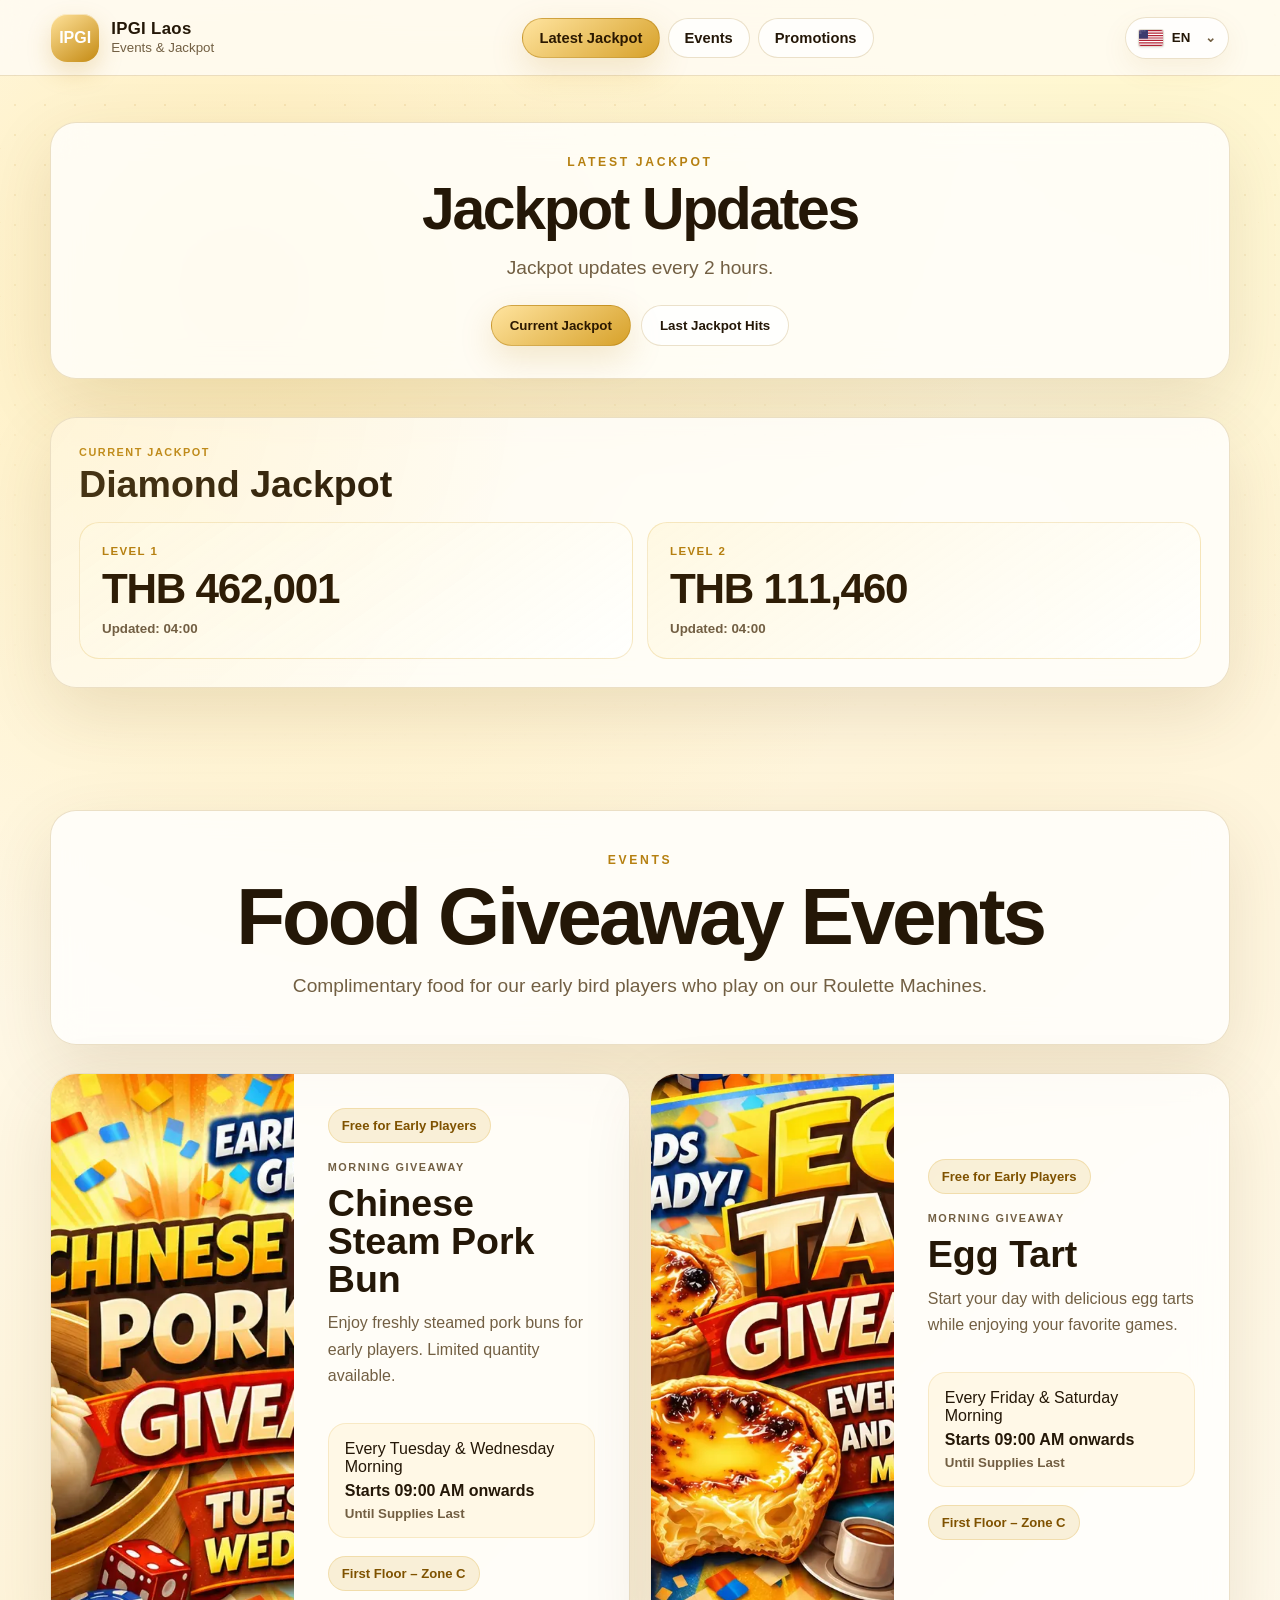
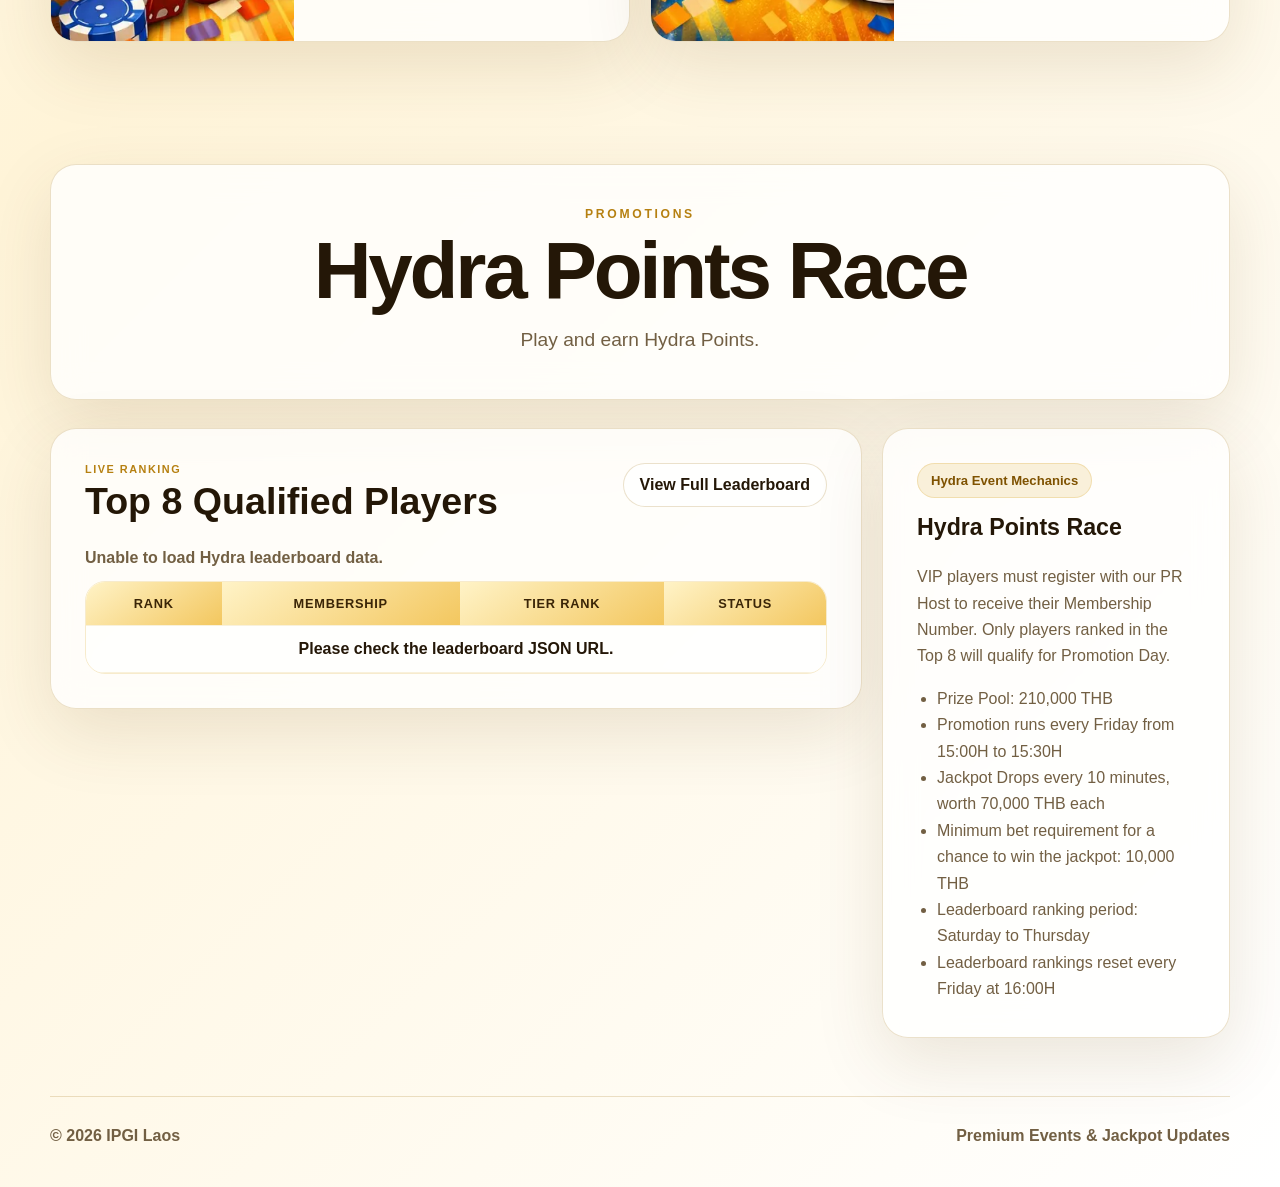
<file: index.html>
<!DOCTYPE html>
<html lang="en">
<head>
  <meta charset="UTF-8" />
  <meta name="viewport" content="width=device-width, initial-scale=1.0" />
  <title>IPGI Laos | Events & Jackpot</title>
  <meta name="description" content="IPGI Laos latest jackpot updates, events, and promotions." />
  <link rel="stylesheet" href="style.css" />
</head>
<body>
  <div class="page-shell">
    <header class="site-header">
      <a class="brand" href="#latest-jackpot">
        <span class="brand-mark">IPGI</span>
        <span class="brand-text">
          <strong>IPGI Laos</strong>
          <small data-i18n="brand.subtitle">Events & Jackpot</small>
        </span>
      </a>

      <nav class="main-nav" id="mainNav" aria-label="Main menu">
        <a class="nav-link active" href="#latest-jackpot" data-i18n="nav.latest">Latest Jackpot</a>
        <a class="nav-link" href="#events" data-i18n="nav.events">Events</a>
        <a class="nav-link" href="#promotions" data-i18n="nav.promotions">Promotions</a>
      </nav>

      <div class="language-switch" id="languageSwitch" aria-label="Language selector"></div>

      <button class="nav-toggle" id="navToggle" type="button" aria-label="Open menu">
        <span></span><span></span><span></span>
      </button>
    </header>

    <main class="one-page">
      <section class="hero-section jackpot-view snap-section" id="latest-jackpot">
        <div class="hero-copy reveal-card">
          <p class="eyebrow" data-i18n="jackpot.eyebrow">Latest Jackpot</p>
          <h1 data-i18n="jackpot.title">Jackpot Updates</h1>
          <p class="lead" data-i18n="jackpot.lead">Jackpot updates every 2 hours.</p>

          <div class="tab-row" role="tablist" aria-label="Jackpot mode">
            <button class="tab-btn active" type="button" data-jackpot-mode="current" data-i18n="jackpot.currentTab">Current Jackpot</button>
            <button class="tab-btn" type="button" data-jackpot-mode="last" data-i18n="jackpot.lastTab">Last Jackpot Hits</button>
          </div>
        </div>

        <div class="jackpot-grid" id="jackpotGrid">
          <div class="loading-card" data-i18n="jackpot.loading">Loading jackpot data...</div>
        </div>
      </section>

      <section class="hero-section events-view snap-section" id="events">
        <div class="section-head reveal-card">
          <p class="eyebrow" data-i18n="events.eyebrow">Events</p>
          <h1 data-i18n="events.title">Food Giveaway Events</h1>
          <p class="lead" data-i18n="events.lead">Complimentary food for our early bird players who play on our Roulette Machines.</p>
        </div>

        <div class="event-grid" id="eventGrid"></div>
      </section>

      <section class="hero-section promotion-view snap-section" id="promotions">
              <div class="section-head reveal-card">
                <p class="eyebrow" data-i18n="promotions.eyebrow">Promotions</p>
                <h1 data-i18n="promotions.title">Hydra Points Race</h1>
                <p class="lead" data-i18n="promotions.lead">Play and earn Hydra Points.</p>
              </div>
      
              <div class="promo-layout">
                <article class="leaderboard-preview reveal-card">
                  <div class="preview-top">
                    <div>
                      <p class="eyebrow compact" data-i18n="promotions.liveRanking">Live Ranking</p>
                      <h2 data-i18n="promotions.top8Title">Top 8 Qualified Players</h2>
                    </div>
                    <a class="view-full-btn" id="fullLeaderboardLink" href="https://ipgi-laos.github.io/stvegas/" target="_blank" rel="noopener" data-i18n="promotions.viewFull">View Full Leaderboard</a>
                  </div>
      
                  <div class="leaderboard-meta" id="leaderboardMeta" data-i18n="promotions.loading">Loading leaderboard data...</div>
      
                  <div class="mini-table-wrap">
                    <table class="mini-table">
                      <thead>
                        <tr>
                          <th data-i18n="promotions.rank">Rank</th>
                          <th data-i18n="promotions.membership">Membership</th>
                          <th data-i18n="promotions.tierRank">Tier Rank</th>
                          <th data-i18n="promotions.status">Status</th>
                        </tr>
                      </thead>
                      <tbody id="promotionLeaderboardBody"></tbody>
                    </table>
                  </div>
                </article>
      
                <aside class="promo-info reveal-card">
                  <span class="gold-chip" data-i18n="promotions.mechanicsBadge">Hydra Event Mechanics</span>
                  <h3 data-i18n="promotions.mechanicsTitle">Hydra Points Race</h3>
                  <p data-i18n="promotions.mechanicsIntro">VIP players must register with our PR Host to receive their Membership Number. Only players ranked in the Top 8 will qualify for Promotion Day.</p>
      <ul id="promotionRules"></ul>
                </aside>
              </div>
            </section>
    </main>

    <footer class="site-footer">
      <span data-i18n="footer.rights">© 2026 IPGI Laos</span>
      <span data-i18n="footer.tagline">Premium Events & Jackpot Updates</span>
    </footer>
  </div>

  <script src="script.js"></script>
</body>
</html>
</file>
<file: style.css>
:root {
  --bg: #fffaf0;
  --panel: rgba(255, 255, 255, .78);
  --panel-strong: #ffffff;
  --ink: #241707;
  --muted: #725f43;
  --gold: #d9a72e;
  --gold-strong: #b68011;
  --gold-soft: rgba(217, 167, 46, .16);
  --cream: #fff6df;
  --line: rgba(166, 118, 23, .22);
  --shadow: 0 24px 70px rgba(87, 56, 0, .12);
  --radius: 26px;
  --nav-h: 76px;
}

* {
  box-sizing: border-box;
}

html {
  scroll-behavior: smooth;
}

body {
  margin: 0;
  min-height: 100vh;
  font-family: Arial, "Segoe UI", Tahoma, sans-serif;
  color: var(--ink);
  background:
    radial-gradient(circle at 18% 10%, rgba(255, 222, 121, .46), transparent 28%),
    radial-gradient(circle at 88% 0%, rgba(255, 247, 204, .92), transparent 24%),
    linear-gradient(135deg, #fffdf7 0%, #fff4d8 44%, #ffffff 100%);
  overflow-x: hidden;
}

body::before {
  content: "";
  position: fixed;
  inset: 0;
  pointer-events: none;
  background-image:
    linear-gradient(120deg, rgba(217, 167, 46, .07) 0 1px, transparent 1px),
    radial-gradient(rgba(190, 136, 25, .14) 1px, transparent 1px);
  background-size: 74px 74px, 30px 30px;
  mask-image: linear-gradient(to bottom, black, transparent 86%);
}

.page-shell {
  min-height: 100vh;
  position: relative;
}

.site-header {
  position: sticky;
  top: 0;
  z-index: 50;
  height: var(--nav-h);
  display: flex;
  align-items: center;
  justify-content: space-between;
  gap: 18px;
  padding: 12px clamp(16px, 4vw, 64px);
  background: rgba(255, 252, 244, .82);
  border-bottom: 1px solid var(--line);
  backdrop-filter: blur(16px);
  -webkit-backdrop-filter: blur(16px);
}

.brand {
  display: inline-flex;
  align-items: center;
  gap: 12px;
  text-decoration: none;
  color: var(--ink);
  min-width: 220px;
}

.brand-mark {
  display: grid;
  place-items: center;
  width: 48px;
  height: 48px;
  border-radius: 16px;
  background: linear-gradient(145deg, #ffe29a, #c48a13);
  color: #fff;
  font-weight: 900;
  box-shadow: inset 0 1px 0 rgba(255,255,255,.5), 0 10px 24px rgba(185, 127, 11, .22);
}

.brand-text {
  display: flex;
  flex-direction: column;
  line-height: 1.05;
}

.brand-text strong {
  font-size: 1.05rem;
  letter-spacing: .02em;
}

.brand-text small {
  color: var(--muted);
  margin-top: 4px;
}

.main-nav {
  display: flex;
  align-items: center;
  justify-content: flex-end;
  gap: 8px;
}

.nav-link,
.tab-btn,
.view-full-btn,
.nav-toggle {
  border: 1px solid var(--line);
  background: rgba(255,255,255,.76);
  color: var(--ink);
  cursor: pointer;
  border-radius: 999px;
  transition: transform .22s ease, box-shadow .22s ease, border-color .22s ease, background .22s ease;
}

.nav-link {
  padding: 11px 16px;
  font-weight: 800;
  font-size: .92rem;
}

.nav-link:hover,
.tab-btn:hover,
.view-full-btn:hover {
  transform: translateY(-1px);
  border-color: rgba(217, 167, 46, .55);
  box-shadow: 0 12px 30px rgba(160, 107, 0, .12);
}

.nav-link.active,
.tab-btn.active {
  background: linear-gradient(145deg, #ffe49f, #d7a12a);
  color: #2b1800;
  border-color: rgba(171, 118, 9, .45);
  box-shadow: 0 12px 34px rgba(183, 122, 6, .18);
}

.nav-toggle {
  display: none;
  width: 44px;
  height: 44px;
  padding: 10px;
}

.nav-toggle span {
  display: block;
  height: 2px;
  background: var(--ink);
  margin: 5px 0;
  border-radius: 10px;
}

.app-view {
  min-height: calc(100vh - var(--nav-h));
  transition: opacity .28s ease, transform .28s ease, filter .28s ease;
}

.app-view.view-fading {
  opacity: 0;
  transform: translateY(10px);
  filter: blur(4px);
}

.app-view.view-entering {
  animation: enterView .55s ease both;
}

.hero-section {
  width: min(1180px, calc(100% - 32px));
  margin: 0 auto;
  padding: clamp(34px, 6vw, 76px) 0 58px;
}

.hero-copy,
.section-head {
  max-width: 820px;
  margin: 0 auto 28px;
  text-align: center;
}

.reveal-card {
  background: var(--panel);
  border: 1px solid var(--line);
  box-shadow: var(--shadow);
  border-radius: var(--radius);
  backdrop-filter: blur(16px);
  -webkit-backdrop-filter: blur(16px);
}

.hero-copy,
.section-head {
  padding: clamp(24px, 4vw, 42px);
}

.eyebrow {
  margin: 0 0 12px;
  color: var(--gold-strong);
  text-transform: uppercase;
  letter-spacing: .22em;
  font-weight: 900;
  font-size: .76rem;
}

.eyebrow.compact {
  letter-spacing: .14em;
  font-size: .68rem;
  margin-bottom: 8px;
}

h1, h2, h3, p {
  margin-top: 0;
}

h1 {
  font-size: clamp(2.2rem, 7vw, 5rem);
  line-height: .94;
  letter-spacing: -.04em;
  margin-bottom: 16px;
}

h2 {
  font-size: clamp(1.45rem, 3vw, 2.35rem);
  line-height: 1;
  margin-bottom: 12px;
}

h3 {
  font-size: 1.45rem;
}

.lead {
  color: var(--muted);
  font-size: clamp(1rem, 2vw, 1.2rem);
  line-height: 1.7;
  margin-bottom: 0;
}

.tab-row {
  display: flex;
  gap: 10px;
  justify-content: center;
  flex-wrap: wrap;
  margin-top: 26px;
}

.tab-btn {
  padding: 12px 18px;
  font-weight: 900;
}

.jackpot-grid,
.event-grid,
.promo-layout {
  display: grid;
  gap: 20px;
}

.jackpot-grid {
  grid-template-columns: repeat(auto-fit, minmax(280px, 1fr));
}

.jackpot-card {
  position: relative;
  overflow: hidden;
  padding: clamp(22px, 4vw, 34px);
}

.card-glow {
  position: absolute;
  inset: -40%;
  background: radial-gradient(circle at 18% 10%, rgba(255, 210, 91, .22), transparent 32%);
  pointer-events: none;
}

.level-grid {
  display: grid;
  gap: 14px;
  margin-top: 18px;
}

.level-card {
  position: relative;
  padding: 20px;
  border-radius: 20px;
  background: linear-gradient(145deg, rgba(255, 248, 225, .9), rgba(255, 255, 255, .72));
  border: 1px solid rgba(217, 167, 46, .24);
}

.level-label {
  display: block;
  color: var(--gold-strong);
  font-weight: 900;
  text-transform: uppercase;
  letter-spacing: .12em;
  font-size: .72rem;
  margin-bottom: 8px;
}

.jackpot-amount {
  display: block;
  font-size: clamp(1.6rem, 5vw, 2.8rem);
  color: #2e1d06;
  letter-spacing: -.03em;
}

.level-card small {
  display: block;
  color: var(--muted);
  margin-top: 8px;
  font-weight: 700;
}

.event-grid {
  grid-template-columns: repeat(2, minmax(0, 1fr));
}

.event-card {
  overflow: hidden;
  display: grid;
  grid-template-columns: 42% 58%;
  min-height: 360px;
}

.event-image {
  position: relative;
  overflow: hidden;
  background: #f8ead0;
}

.event-image img {
  width: 100%;
  height: 100%;
  object-fit: cover;
  transition: transform .6s ease;
}

.event-card:hover .event-image img {
  transform: scale(1.05);
}

.event-content {
  padding: clamp(22px, 4vw, 34px);
  display: flex;
  flex-direction: column;
  justify-content: center;
}

.event-content p {
  color: var(--muted);
  line-height: 1.65;
}

.gold-chip,
.location-pill {
  display: inline-flex;
  width: fit-content;
  align-items: center;
  padding: 9px 13px;
  border-radius: 999px;
  font-weight: 900;
  font-size: .82rem;
  background: var(--gold-soft);
  color: #7f5200;
  border: 1px solid rgba(217, 167, 46, .25);
  margin-bottom: 16px;
}

.event-details {
  display: grid;
  gap: 6px;
  margin: 18px 0;
  padding: 16px;
  border-radius: 18px;
  background: rgba(255, 246, 223, .72);
  border: 1px solid rgba(217, 167, 46, .18);
}

.event-details strong {
  color: var(--ink);
}

.event-details small {
  color: var(--muted);
  font-weight: 800;
}

.promo-layout {
  grid-template-columns: minmax(0, 1.4fr) minmax(280px, .6fr);
  align-items: start;
}

.leaderboard-preview,
.promo-info {
  padding: clamp(22px, 4vw, 34px);
}

.preview-top {
  display: flex;
  align-items: start;
  justify-content: space-between;
  gap: 18px;
  margin-bottom: 16px;
}

.view-full-btn {
  text-decoration: none;
  padding: 12px 16px;
  font-weight: 900;
  white-space: nowrap;
}

.leaderboard-meta {
  color: var(--muted);
  font-weight: 800;
  margin-bottom: 14px;
}

.mini-table-wrap {
  overflow-x: auto;
  border-radius: 20px;
  border: 1px solid rgba(217, 167, 46, .22);
}

.mini-table {
  width: 100%;
  border-collapse: collapse;
  min-width: 520px;
  background: rgba(255,255,255,.58);
}

.mini-table th,
.mini-table td {
  padding: 14px 16px;
  text-align: center;
  border-bottom: 1px solid rgba(217, 167, 46, .16);
}

.mini-table th {
  color: #3a2507;
  background: linear-gradient(145deg, #fff3c7, #f3c75f);
  font-weight: 900;
  text-transform: uppercase;
  letter-spacing: .06em;
  font-size: .8rem;
}

.mini-table td {
  font-weight: 900;
  font-size: 1rem;
}

.rank-pill {
  display: inline-grid;
  place-items: center;
  min-width: 34px;
  height: 34px;
  border-radius: 50%;
  color: #fff;
  background: linear-gradient(145deg, #d8a02a, #8d5800);
  box-shadow: inset 0 1px 0 rgba(255,255,255,.36);
}

.promo-info p,
.promo-info li {
  color: var(--muted);
  line-height: 1.65;
}

.promo-info ul {
  padding-left: 20px;
  margin-bottom: 0;
}

.loading-card,
.error-card {
  padding: 30px;
  border-radius: var(--radius);
  background: rgba(255,255,255,.8);
  border: 1px solid var(--line);
  color: var(--muted);
  font-weight: 800;
  text-align: center;
}

.site-footer {
  display: flex;
  justify-content: space-between;
  gap: 14px;
  width: min(1180px, calc(100% - 32px));
  margin: 0 auto;
  padding: 30px 0 42px;
  color: var(--muted);
  font-weight: 800;
  border-top: 1px solid var(--line);
}

@keyframes enterView {
  from {
    opacity: 0;
    transform: translateY(14px);
    filter: blur(6px);
  }
  to {
    opacity: 1;
    transform: translateY(0);
    filter: blur(0);
  }
}

@media (max-width: 860px) {
  :root {
    --nav-h: auto;
  }

  .site-header {
    position: sticky;
    min-height: 72px;
    align-items: center;
    flex-wrap: wrap;
  }

  .brand {
    min-width: 0;
  }

  .brand-text small {
    display: none;
  }

  .nav-toggle {
    display: inline-block;
  }

  .main-nav {
    display: none;
    flex-basis: 100%;
    flex-direction: column;
    align-items: stretch;
    padding: 10px 0 4px;
  }

  .main-nav.open {
    display: flex;
  }

  .nav-link {
    width: 100%;
    text-align: center;
  }

  .hero-section {
    width: min(100% - 22px, 1180px);
    padding-top: 24px;
  }

  .event-grid,
  .promo-layout {
    grid-template-columns: 1fr;
  }

  .event-card {
    grid-template-columns: 1fr;
  }

  .event-image {
    min-height: 250px;
  }

  .preview-top {
    flex-direction: column;
  }

  .view-full-btn {
    width: 100%;
    text-align: center;
  }

  .site-footer {
    width: min(100% - 22px, 1180px);
    flex-direction: column;
    text-align: center;
  }
}

@media (min-width: 1200px) {
  .hero-section {
    padding-top: clamp(48px, 5vw, 82px);
  }
}

.one-page {
  min-height: calc(100vh - var(--nav-h));
}

.nav-link {
  text-decoration: none;
  display: inline-flex;
  align-items: center;
  justify-content: center;
}

.snap-section {
  scroll-margin-top: calc(var(--nav-h) + 14px);
  min-height: calc(100vh - var(--nav-h));
  display: flex;
  flex-direction: column;
  justify-content: center;
}

.reveal-card {
  opacity: 0;
  transform: translateY(18px);
  transition: opacity .55s ease, transform .55s ease, box-shadow .22s ease, border-color .22s ease, background .22s ease;
}

.reveal-card.is-visible {
  opacity: 1;
  transform: translateY(0);
}

@media (max-width: 860px) {
  .snap-section {
    min-height: auto;
    scroll-margin-top: 92px;
    justify-content: flex-start;
  }
}

/* v3 jackpot viewport fit patch */
.jackpot-view {
  min-height: auto;
  justify-content: flex-start;
  padding-top: clamp(26px, 3.8vw, 46px);
}

.jackpot-view .hero-copy {
  max-width: 760px;
  margin-bottom: 20px;
  padding: clamp(20px, 3vw, 32px);
}

.jackpot-view h1 {
  font-size: clamp(2rem, 4.6vw, 4.1rem);
}

.jackpot-view .lead {
  max-width: 680px;
  margin-left: auto;
  margin-right: auto;
}

.jackpot-view .tab-row {
  margin-top: 20px;
}

.jackpot-grid {
  width: min(900px, 100%);
  margin: 0 auto;
}

.jackpot-card {
  padding: clamp(18px, 2.8vw, 28px);
}

.jackpot-card h2 {
  margin-bottom: 8px;
}

.level-grid {
  grid-template-columns: repeat(2, minmax(0, 1fr));
}

.level-card {
  padding: clamp(16px, 2vw, 22px);
}

.jackpot-amount {
  font-size: clamp(1.55rem, 3.3vw, 2.65rem);
}

@media (max-width: 760px) {
  .level-grid {
    grid-template-columns: 1fr;
  }

  .jackpot-view h1 {
    font-size: clamp(2rem, 12vw, 3.3rem);
  }
}

/* v4 dynamic card visibility fix */
.jackpot-grid .reveal-card,
.event-grid .reveal-card,
.promo-layout .reveal-card {
  opacity: 1;
  transform: translateY(0);
}

.jackpot-grid {
  margin-top: 18px;
}

/* v5 mobile promo leaderboard fix */
@media (max-width: 760px) {
  .promotion-view .section-head {
    padding: 22px 18px;
  }

  .promotion-view h1 {
    font-size: clamp(2rem, 10vw, 3.2rem);
  }

  .promo-layout {
    gap: 16px;
  }

  .leaderboard-preview,
  .promo-info {
    padding: 18px 14px;
    border-radius: 22px;
    overflow: hidden;
  }

  .leaderboard-meta {
    font-size: .92rem;
    line-height: 1.35;
  }

  .mini-table-wrap {
    width: 100%;
    overflow-x: auto;
    -webkit-overflow-scrolling: touch;
    border-radius: 18px;
  }

  .mini-table {
    min-width: 0;
    width: 100%;
    table-layout: fixed;
  }

  .mini-table th,
  .mini-table td {
    padding: 11px 6px;
    font-size: .86rem;
    white-space: nowrap;
  }

  .mini-table th {
    font-size: .68rem;
    letter-spacing: .03em;
  }

  .mini-table th:nth-child(1),
  .mini-table td:nth-child(1) {
    width: 23%;
  }

  .mini-table th:nth-child(2),
  .mini-table td:nth-child(2) {
    width: 37%;
  }

  .mini-table th:nth-child(3),
  .mini-table td:nth-child(3) {
    width: 40%;
  }

  .rank-pill {
    min-width: 30px;
    height: 30px;
    font-size: .86rem;
  }

  .promo-info p,
  .promo-info li {
    overflow-wrap: anywhere;
    word-break: normal;
  }
}

@media (max-width: 390px) {
  .mini-table th,
  .mini-table td {
    padding: 10px 4px;
    font-size: .8rem;
  }

  .mini-table th {
    font-size: .62rem;
  }

  .rank-pill {
    min-width: 28px;
    height: 28px;
  }
}

/* v8 section header alignment patch */
.hero-copy,
.section-head {
  width: 100%;
  max-width: none;
}

.jackpot-view .hero-copy {
  width: min(900px, 100%);
  max-width: none;
}

.events-view .section-head,
.promotion-view .section-head {
  width: 100%;
  max-width: none;
}

.events-view .event-grid,
.promotion-view .promo-layout,
.jackpot-view .jackpot-grid {
  width: 100%;
}

@media (min-width: 861px) {
  .events-view .section-head,
  .promotion-view .section-head {
    padding-left: clamp(28px, 4vw, 52px);
    padding-right: clamp(28px, 4vw, 52px);
  }
}

@media (max-width: 860px) {
  .hero-copy,
  .section-head,
  .jackpot-view .hero-copy {
    width: 100%;
  }
}

/* v9 jackpot header alignment final patch */
.jackpot-view .hero-copy {
  width: 100%;
  max-width: none;
}

@media (min-width: 861px) {
  .jackpot-view .hero-copy {
    padding-left: clamp(28px, 4vw, 52px);
    padding-right: clamp(28px, 4vw, 52px);
  }
}

/* v10 translation selector */
.language-switch {
  display: inline-flex;
  align-items: center;
  gap: 6px;
  padding: 5px;
  border-radius: 999px;
  background: rgba(255,255,255,.66);
  border: 1px solid var(--line);
  box-shadow: 0 10px 28px rgba(160, 107, 0, .08);
}

.lang-btn {
  border: 1px solid transparent;
  background: transparent;
  color: var(--muted);
  cursor: pointer;
  min-width: 38px;
  height: 34px;
  padding: 0 9px;
  border-radius: 999px;
  font-weight: 900;
  font-size: .78rem;
  transition: transform .2s ease, background .2s ease, color .2s ease, border-color .2s ease;
}

.lang-btn:hover {
  transform: translateY(-1px);
  color: var(--ink);
  border-color: rgba(217, 167, 46, .3);
}

.lang-btn.active {
  background: linear-gradient(145deg, #ffe49f, #d7a12a);
  color: #2b1800;
  border-color: rgba(171, 118, 9, .38);
}

html[lang="th"] body,
html[lang="lo"] body,
html[lang="zh"] body,
html[lang="ko"] body,
html[lang="ja"] body {
  font-family: Arial, "Noto Sans Thai", "Noto Sans Lao", "Noto Sans CJK SC", "Noto Sans KR", "Noto Sans JP", "Microsoft YaHei", "Malgun Gothic", "Yu Gothic", "Tahoma", sans-serif;
}

html[lang="th"] .eyebrow,
html[lang="lo"] .eyebrow,
html[lang="zh"] .eyebrow,
html[lang="ko"] .eyebrow,
html[lang="ja"] .eyebrow,
html[lang="th"] .mini-table th,
html[lang="lo"] .mini-table th,
html[lang="zh"] .mini-table th,
html[lang="ko"] .mini-table th,
html[lang="ja"] .mini-table th {
  letter-spacing: .05em;
}

@media (max-width: 860px) {
  .language-switch {
    order: 2;
    margin-left: auto;
    max-width: calc(100vw - 160px);
    overflow-x: auto;
    scrollbar-width: none;
  }

  .language-switch::-webkit-scrollbar {
    display: none;
  }

  .lang-btn {
    min-width: 34px;
    height: 32px;
    padding: 0 8px;
    font-size: .72rem;
  }

  .nav-toggle {
    order: 3;
  }

  .main-nav {
    order: 4;
  }
}

@media (max-width: 480px) {
  .language-switch {
    max-width: calc(100vw - 132px);
    gap: 3px;
    padding: 4px;
  }

  .lang-btn {
    min-width: 30px;
    height: 30px;
    padding: 0 6px;
    font-size: .68rem;
  }
}


/* v11 language dropdown with flags */
.language-switch {
  display: inline-flex;
  align-items: center;
  gap: 8px;
  padding: 6px 10px;
  border-radius: 999px;
  background: rgba(255,255,255,.74);
  border: 1px solid var(--line);
  box-shadow: 0 10px 28px rgba(160, 107, 0, .08);
}

.lang-label {
  font-size: 1rem;
  line-height: 1;
  color: var(--muted);
}

.lang-select {
  border: none;
  background: transparent;
  color: var(--ink);
  font-weight: 800;
  font-size: .88rem;
  outline: none;
  cursor: pointer;
  padding-right: 8px;
  min-width: 96px;
}

.lang-select option {
  color: #1f160a;
}

@media (max-width: 860px) {
  .language-switch {
    order: 2;
    margin-left: auto;
    max-width: calc(100vw - 156px);
    padding: 5px 8px;
  }

  .lang-select {
    min-width: 82px;
    font-size: .8rem;
  }

  .nav-toggle {
    order: 3;
  }

  .main-nav {
    order: 4;
  }
}

@media (max-width: 480px) {
  .language-switch {
    max-width: calc(100vw - 126px);
    gap: 6px;
    padding: 5px 8px;
  }

  .lang-label {
    font-size: .9rem;
  }

  .lang-select {
    min-width: 74px;
    font-size: .76rem;
  }
}

/* v12 promotion coming soon + custom language dropdown flags */
.coming-soon-card {
  width: min(760px, 100%);
  margin: 0 auto;
  padding: clamp(28px, 5vw, 52px);
  text-align: center;
}

.coming-icon {
  width: 72px;
  height: 72px;
  display: grid;
  place-items: center;
  margin: 0 auto 18px;
  border-radius: 50%;
  color: #fff;
  font-size: 2rem;
  background: linear-gradient(145deg, #ffe49f, #d7a12a);
  box-shadow: inset 0 1px 0 rgba(255,255,255,.45), 0 18px 40px rgba(183,122,6,.22);
}

.coming-soon-card p {
  color: var(--muted);
  line-height: 1.7;
}

.language-switch {
  position: relative;
  display: inline-flex;
  align-items: center;
  padding: 0;
  border: none;
  background: transparent;
  box-shadow: none;
  overflow: visible;
}

.lang-select-btn {
  display: inline-flex;
  align-items: center;
  gap: 8px;
  height: 42px;
  min-width: 104px;
  padding: 0 12px;
  border-radius: 999px;
  border: 1px solid var(--line);
  background: rgba(255,255,255,.82);
  color: var(--ink);
  font-weight: 900;
  cursor: pointer;
  box-shadow: 0 10px 28px rgba(160,107,0,.08);
}

.lang-caret {
  color: var(--muted);
  margin-left: auto;
}

.lang-menu {
  position: absolute;
  top: calc(100% + 8px);
  right: 0;
  z-index: 80;
  min-width: 136px;
  padding: 7px;
  border-radius: 16px;
  border: 1px solid var(--line);
  background: rgba(255,255,255,.96);
  box-shadow: 0 18px 48px rgba(80,50,0,.18);
  backdrop-filter: blur(14px);
  -webkit-backdrop-filter: blur(14px);
  display: none;
}

.language-switch.open .lang-menu {
  display: grid;
  gap: 4px;
}

.lang-option {
  border: none;
  width: 100%;
  display: flex;
  align-items: center;
  gap: 9px;
  padding: 9px 10px;
  border-radius: 12px;
  background: transparent;
  color: var(--ink);
  font-weight: 800;
  cursor: pointer;
  text-align: left;
}

.lang-option:hover,
.lang-option.active {
  background: var(--gold-soft);
}

.flag-icon {
  width: 24px;
  height: 16px;
  flex: 0 0 auto;
  display: inline-block;
  border-radius: 3px;
  overflow: hidden;
  border: 1px solid rgba(90,60,0,.18);
  box-shadow: 0 1px 2px rgba(0,0,0,.08);
  background: #ddd;
}

/* CSS-drawn simplified flags, no emoji dependency */
.flag-us {
  background:
    linear-gradient(90deg, #315399 0 42%, transparent 42%),
    repeating-linear-gradient(to bottom, #b22234 0 7.69%, #fff 7.69% 15.38%);
}
.flag-cn {
  background: #de2910;
  position: relative;
}
.flag-cn::before {
  content: "★";
  color: #ffde00;
  position: absolute;
  left: 3px;
  top: -2px;
  font-size: 9px;
}
.flag-th {
  background: linear-gradient(to bottom, #a51931 0 16%, #fff 16% 32%, #2d2a4a 32% 68%, #fff 68% 84%, #a51931 84%);
}
.flag-la {
  background:
    radial-gradient(circle at 50% 50%, #fff 0 20%, transparent 21%),
    linear-gradient(to bottom, #ce1126 0 25%, #002868 25% 75%, #ce1126 75%);
}
.flag-kr {
  background:
    radial-gradient(circle at 50% 50%, #cd2e3a 0 28%, transparent 29%),
    linear-gradient(135deg, transparent 0 47%, #0047a0 47% 53%, transparent 53%),
    #fff;
}
.flag-jp {
  background: radial-gradient(circle at 50% 50%, #bc002d 0 31%, transparent 32%), #fff;
}

@media (max-width: 860px) {
  .language-switch {
    order: 2;
    margin-left: auto;
    max-width: none;
  }

  .lang-select-btn {
    min-width: 86px;
    height: 40px;
    padding: 0 10px;
  }

  .nav-toggle {
    order: 3;
  }

  .main-nav {
    order: 4;
  }
}

@media (max-width: 480px) {
  .lang-select-btn {
    min-width: 78px;
    height: 38px;
    gap: 6px;
    padding: 0 9px;
    font-size: .78rem;
  }

  .flag-icon {
    width: 22px;
    height: 15px;
  }
}

/* v13 real SVG flag icons */
.flag-icon {
  width: 26px;
  height: 18px;
  flex: 0 0 auto;
  display: inline-block;
  border-radius: 3px;
  overflow: hidden;
  object-fit: cover;
  border: 1px solid rgba(90,60,0,.18);
  box-shadow: 0 1px 2px rgba(0,0,0,.08);
  background: #fff;
}

.lang-option .flag-icon {
  width: 28px;
  height: 19px;
}

@media (max-width: 480px) {
  .flag-icon {
    width: 24px;
    height: 17px;
  }

  .lang-option .flag-icon {
    width: 26px;
    height: 18px;
  }
}

/* v13 promo leaderboard tier/status badge display */
.tier-badge,
.status-badge {
  display: block;
  width: auto;
  max-width: 118px;
  height: 42px;
  object-fit: contain;
  margin: 0 auto;
  filter: drop-shadow(0 6px 10px rgba(84, 47, 0, .18));
}

.status-badge {
  max-width: 132px;
}

.badge-fallback {
  display: inline-flex;
  align-items: center;
  justify-content: center;
  min-height: 34px;
  padding: 7px 12px;
  border-radius: 999px;
  background: linear-gradient(145deg, #fff2bd, #d9a72e);
  color: #3a2507;
  font-size: .76rem;
  font-weight: 900;
  text-transform: uppercase;
  letter-spacing: .04em;
}

.mini-table {
  min-width: 680px;
}

@media (max-width: 640px) {
  .tier-badge,
  .status-badge {
    max-width: 96px;
    height: 34px;
  }
}
</file>
